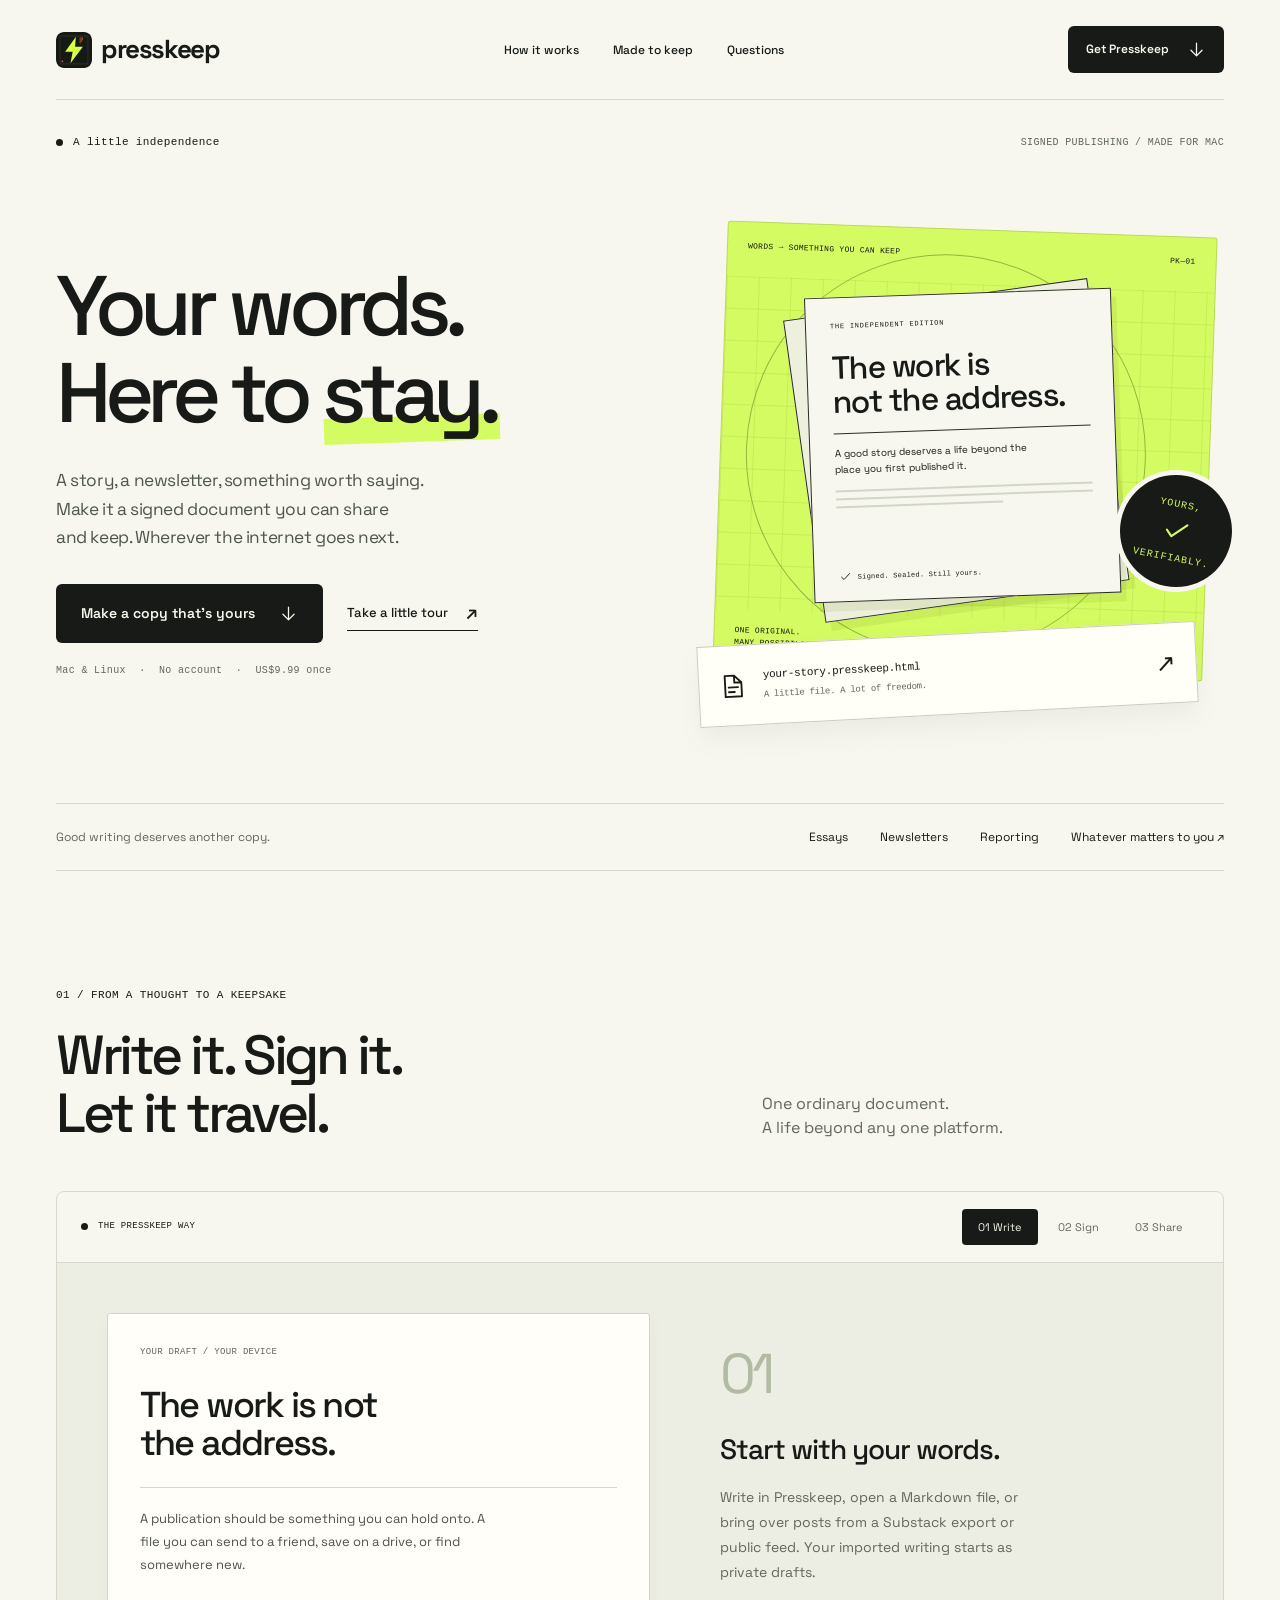
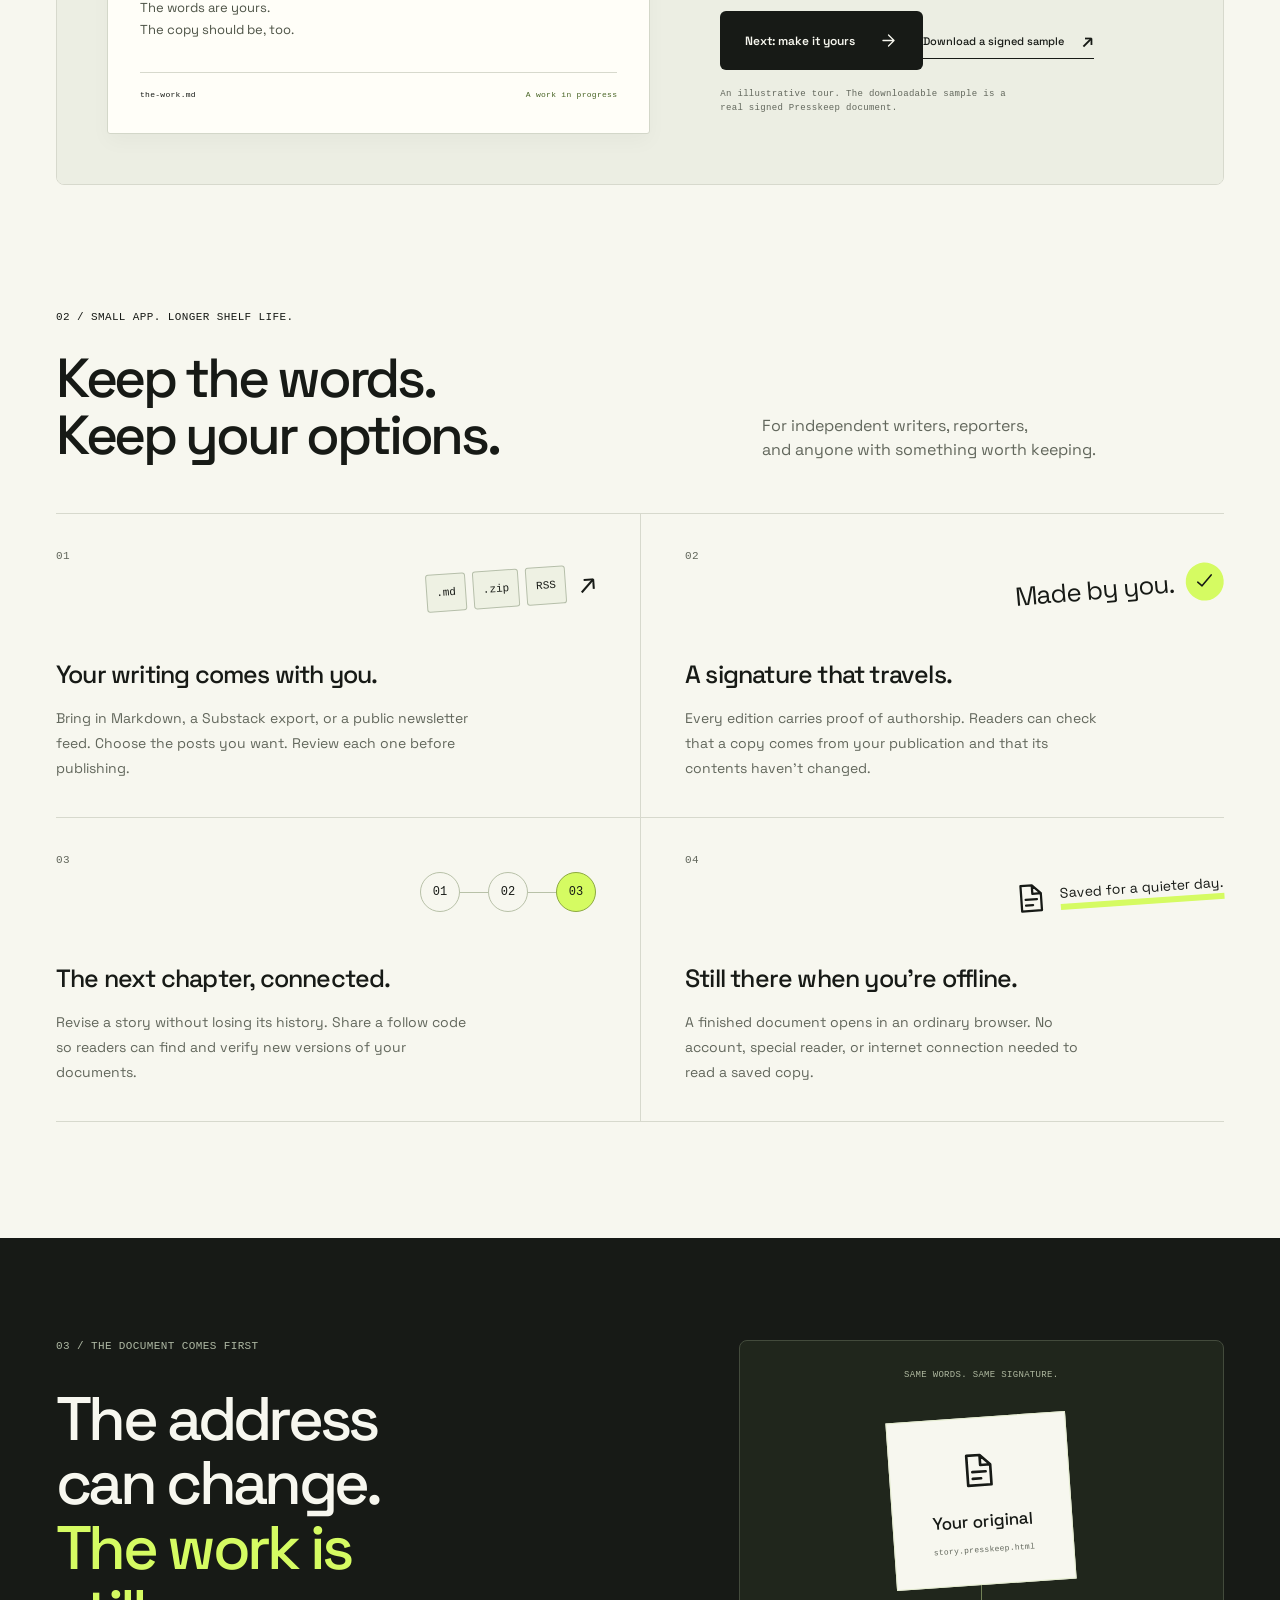
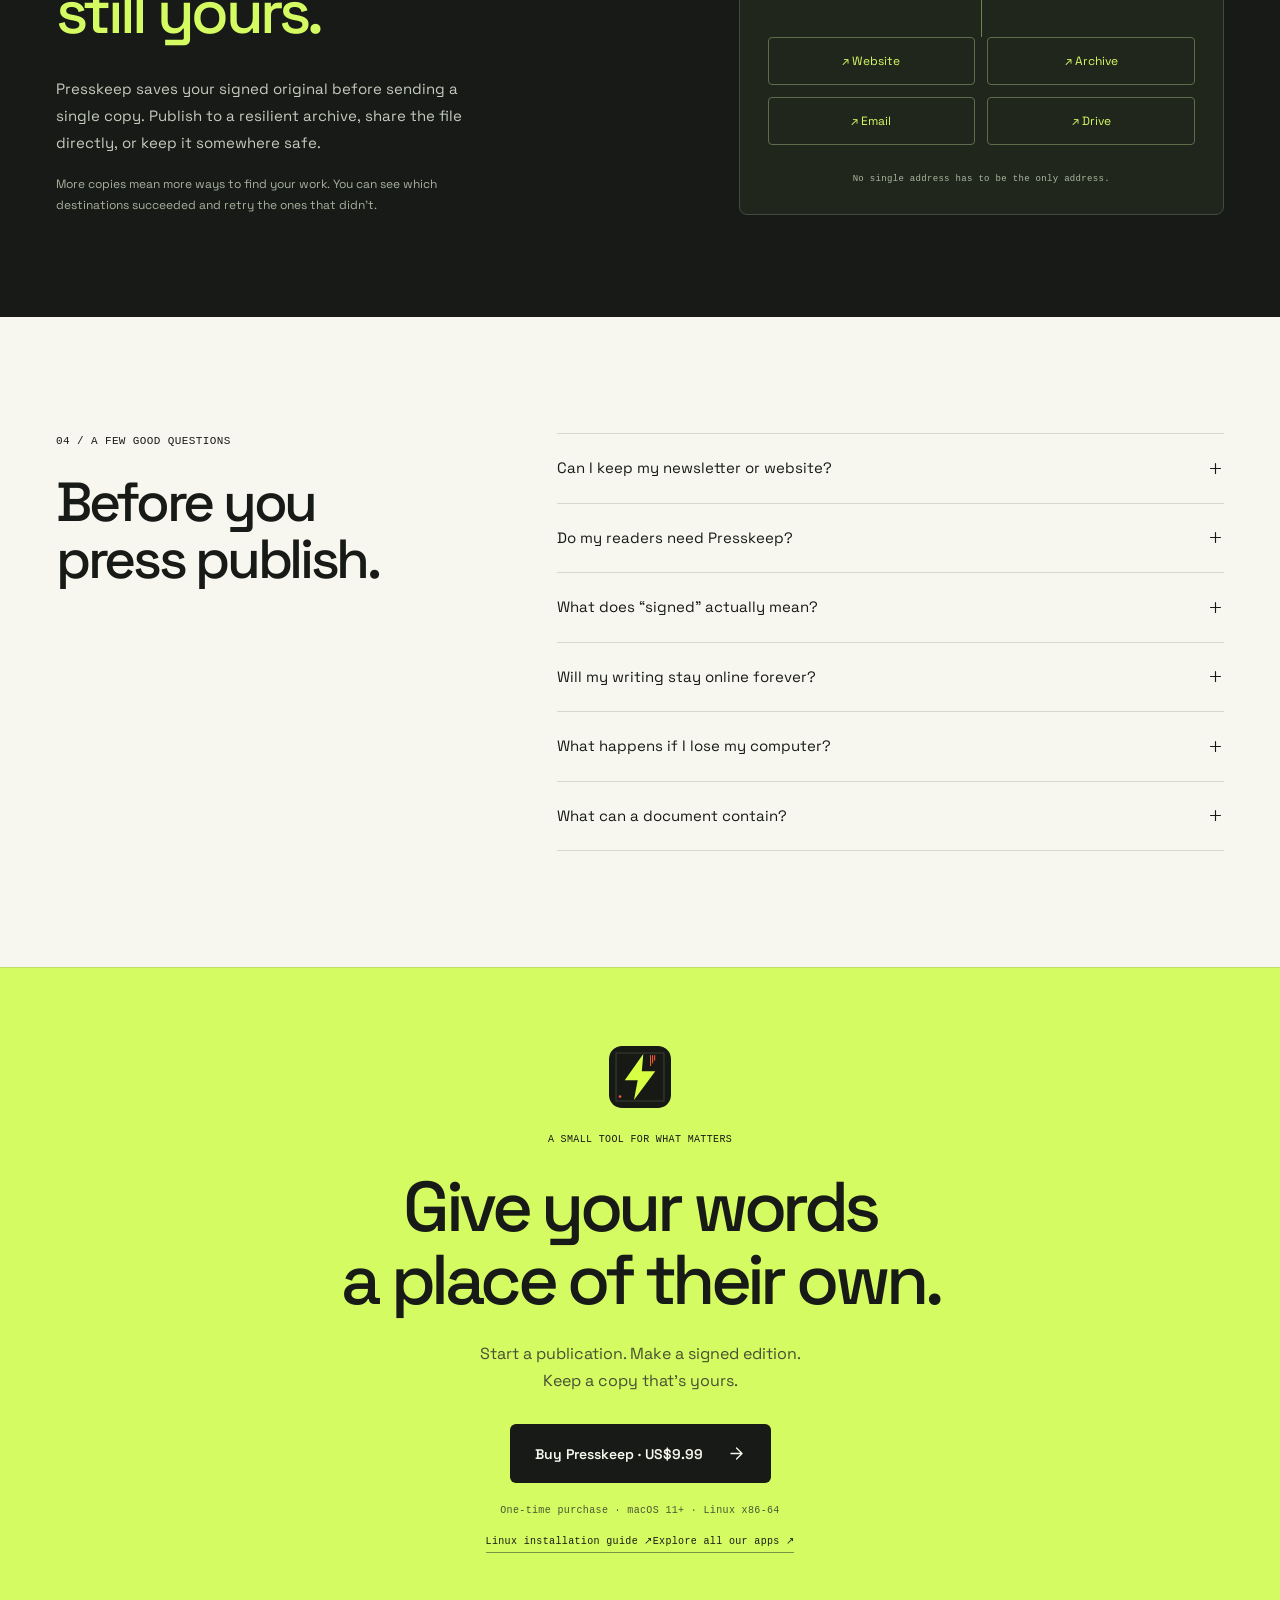
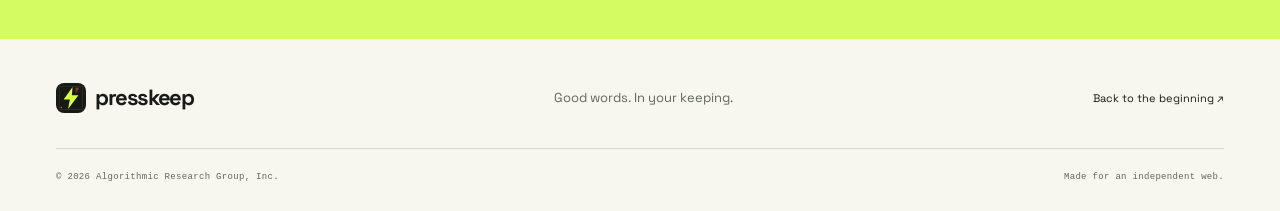
<file: index.html>
<!doctype html>
<html lang="en">
  <head>
    <meta charset="utf-8" />
    <meta name="viewport" content="width=device-width, initial-scale=1" />
    <meta name="color-scheme" content="light" />
    <meta name="theme-color" content="#f7f7ef" />
    <meta name="description" content="Your words. Here to stay. Presskeep turns your writing into signed, portable documents you can publish, share, and keep. A small publishing app for Mac and Linux." />
    <meta property="og:type" content="website" />
    <meta property="og:site_name" content="Presskeep" />
    <meta property="og:title" content="Presskeep — Your words. Here to stay." />
    <meta property="og:description" content="Write it. Sign it. Keep it yours. Independent publishing for Mac and Linux." />
    <meta property="og:url" content="https://algorithmicresearchgroup.github.io/presskeep-site/" />
    <meta property="og:image" content="https://algorithmicresearchgroup.github.io/presskeep-site/og.png" />
    <meta property="og:image:width" content="1200" />
    <meta property="og:image:height" content="630" />
    <meta name="twitter:card" content="summary_large_image" />
    <link rel="canonical" href="https://algorithmicresearchgroup.github.io/presskeep-site/" />
    <link rel="icon" type="image/svg+xml" href="./assets/presskeep-icon.svg" />
    <link rel="apple-touch-icon" href="./icon.png" />
    <link rel="preload" href="./assets/fonts/SpaceGrotesk.ttf" as="font" type="font/ttf" crossorigin />
    <link rel="stylesheet" href="./styles.css" />
    <script src="./script.js" defer></script>
    <title>Presskeep — Your words. Here to stay.</title>
  </head>
  <body>
    <a class="skip-link" href="#main">Skip to content</a>
    <svg class="icon-defs" xmlns="http://www.w3.org/2000/svg" aria-hidden="true"><defs>
      <symbol id="arrow" viewBox="0 0 24 24"><path d="M5 12h14m-7-7 7 7-7 7" /></symbol>
      <symbol id="down" viewBox="0 0 24 24"><path d="M12 4v16m-7-7 7 7 7-7" /></symbol>
      <symbol id="check" viewBox="0 0 24 24"><path d="m5 12 4 4L19 6" /></symbol>
      <symbol id="file" viewBox="0 0 24 24"><path d="M13 3H5v18h14V9Zm0 0v6h6M8 13h8M8 17h5" /></symbol>
      <symbol id="plus" viewBox="0 0 24 24"><path d="M12 5v14M5 12h14" /></symbol>
    </defs></svg>
    <header class="site-header shell" id="top">
      <a class="brand" href="#top" aria-label="Presskeep home"><img src="./assets/presskeep-icon.svg" width="36" height="36" alt="" /><span>presskeep</span></a>
      <nav aria-label="Main navigation"><a href="#how-it-works">How it works</a><a href="#features">Made to keep</a><a href="#questions">Questions</a></nav>
      <a class="button button-dark button-small" href="#downloads">Get Presskeep <svg aria-hidden="true"><use href="#down" /></svg></a>
    </header>
    <main id="main">
      <section class="hero shell" aria-labelledby="hero-title">
        <div class="hero-topline"><p class="eyebrow"><span class="status-dot"></span> A little independence</p><p class="edition">SIGNED PUBLISHING / MADE FOR MAC</p></div>
        <div class="hero-grid">
          <div class="hero-copy">
            <h1 id="hero-title">Your words.<br />Here to <span class="highlight">stay.</span></h1>
            <p class="hero-lede">A story, a newsletter, something worth saying.<br class="desktop-break" /> Make it a signed document you can share<br class="desktop-break" /> and keep. Wherever the internet goes next.</p>
            <div class="hero-actions"><a class="button button-dark" href="#downloads">Make a copy that’s yours <svg aria-hidden="true"><use href="#down" /></svg></a><a class="text-link" href="#how-it-works">Take a little tour <span aria-hidden="true">↗</span></a></div>
            <p class="microcopy">Mac &amp; Linux <span>·</span> No account <span>·</span> US$9.99 once</p>
          </div>
          <div class="hero-art" role="img" aria-label="An article travels as a signed, portable document, with proof that it is yours.">
            <div class="print-poster" aria-hidden="true">
              <div class="poster-edge"><span>WORDS → SOMETHING YOU CAN KEEP</span><span>PK—01</span></div>
              <div class="poster-grid"></div><div class="orbit"></div><div class="paper paper-back"></div>
              <div class="paper paper-front"><span class="paper-category">THE INDEPENDENT EDITION</span><h2>The work is<br />not the address.</h2><div class="paper-rule"></div><p>A good story deserves a life beyond the place you first published it.</p><div class="paper-lines"><i></i><i></i><i></i></div><div class="paper-signature"><svg><use href="#check" /></svg><span>Signed. Sealed. Still yours.</span></div></div>
              <div class="poster-edge poster-bottom"><span>ONE ORIGINAL.<br />MANY POSSIBILITIES.</span><span class="poster-plus">+</span></div>
            </div>
            <div class="ownership-seal" aria-hidden="true"><span>YOURS,</span><svg><use href="#check" /></svg><span>VERIFIABLY.</span></div>
            <div class="file-slip" aria-hidden="true"><svg><use href="#file" /></svg><span>your-story.presskeep.html<small>A little file. A lot of freedom.</small></span><span class="slip-arrow">↗</span></div>
          </div>
        </div>
        <div class="hero-bottom"><p>Good writing deserves another copy.</p><div><span>Essays</span><span>Newsletters</span><span>Reporting</span><span>Whatever matters to you ↗</span></div></div>
      </section>
      <section class="section shell" id="how-it-works" aria-labelledby="tour-title">
        <div class="section-intro"><p class="eyebrow">01 / FROM A THOUGHT TO A KEEPSAKE</p><h2 id="tour-title">Write it. Sign it.<br />Let it travel.</h2><p>One ordinary document.<br />A life beyond any one platform.</p></div>
        <div class="tour-panel">
          <div class="tour-toolbar"><span class="eyebrow"><span class="status-dot"></span> THE PRESSKEEP WAY</span><div class="tour-tabs" role="tablist" aria-label="Publishing walkthrough"><button id="tab-write" role="tab" aria-selected="true" aria-controls="tour-stage" data-step="0">01 Write</button><button id="tab-sign" role="tab" aria-selected="false" aria-controls="tour-stage" data-step="1" tabindex="-1">02 Sign</button><button id="tab-share" role="tab" aria-selected="false" aria-controls="tour-stage" data-step="2" tabindex="-1">03 Share</button></div></div>
          <div class="tour-stage" id="tour-stage" role="tabpanel" aria-labelledby="tab-write" tabindex="0" data-stage="0">
            <div class="tour-document"><p class="document-caption" id="tour-caption">YOUR DRAFT / YOUR DEVICE</p><h3>The work is not<br />the address.</h3><p class="document-prose">A publication should be something you can hold onto. A file you can send to a friend, save on a drive, or find somewhere new.</p><p class="document-prose">The words are yours.<br />The copy should be, too.</p><div class="document-bottom"><span id="tour-file">the-work.md</span><span id="tour-badge">A work in progress</span></div></div>
            <div class="tour-explanation"><span class="tour-number" id="tour-number" aria-hidden="true">01</span><h3 id="tour-heading">Start with your words.</h3><p id="tour-copy">Write in Presskeep, open a Markdown file, or bring over posts from a Substack export or public feed. Your imported writing starts as private drafts.</p><button class="button button-dark" id="tour-next">Next: make it yours <svg aria-hidden="true"><use href="#arrow" /></svg></button><a class="text-link sample-link" href="./samples/the-work.presskeep.html" download>Download a signed sample <span aria-hidden="true">↗</span></a><p class="demo-note">An illustrative tour. The downloadable sample is a real signed Presskeep document.</p></div>
          </div>
        </div>
      </section>
      <section class="section shell features-section" id="features" aria-labelledby="features-title">
        <div class="section-intro"><p class="eyebrow">02 / SMALL APP. LONGER SHELF LIFE.</p><h2 id="features-title">Keep the words.<br />Keep your options.</h2><p>For independent writers, reporters,<br />and anyone with something worth keeping.</p></div>
        <div class="feature-grid">
          <article class="feature"><div class="feature-top"><span class="feature-number">01</span><div class="import-art" aria-hidden="true"><span>.md</span><span>.zip</span><span>RSS</span><b>↗</b></div></div><h3>Your writing comes with you.</h3><p>Bring in Markdown, a Substack export, or a public newsletter feed. Choose the posts you want. Review each one before publishing.</p></article>
          <article class="feature"><div class="feature-top"><span class="feature-number">02</span><div class="signature-art" aria-hidden="true"><span>Made by you.</span><svg><use href="#check" /></svg></div></div><h3>A signature that travels.</h3><p>Every edition carries proof of authorship. Readers can check that a copy comes from your publication and that its contents haven’t changed.</p></article>
          <article class="feature"><div class="feature-top"><span class="feature-number">03</span><div class="version-art" aria-hidden="true"><span>01</span><i></i><span>02</span><i></i><span>03</span></div></div><h3>The next chapter, connected.</h3><p>Revise a story without losing its history. Share a follow code so readers can find and verify new versions of your documents.</p></article>
          <article class="feature"><div class="feature-top"><span class="feature-number">04</span><div class="offline-art" aria-hidden="true"><svg><use href="#file" /></svg><span>Saved for a quieter day.</span></div></div><h3>Still there when you’re offline.</h3><p>A finished document opens in an ordinary browser. No account, special reader, or internet connection needed to read a saved copy.</p></article>
        </div>
      </section>
      <section class="independence" aria-labelledby="independence-title"><div class="shell independence-grid"><div><p class="eyebrow">03 / THE DOCUMENT COMES FIRST</p><h2 id="independence-title">The address<br />can change.<br /><span>The work is<br />still yours.</span></h2><p>Presskeep saves your signed original before sending a single copy. Publish to a resilient archive, share the file directly, or keep it somewhere safe.</p><p class="independence-note">More copies mean more ways to find your work. You can see which destinations succeeded and retry the ones that didn’t.</p></div><div class="copy-map" aria-label="One signed original can be copied to a website, an archive, an email, or a drive."><div class="map-caption">SAME WORDS. SAME SIGNATURE.</div><div class="map-original"><svg aria-hidden="true"><use href="#file" /></svg><strong>Your original</strong><small>story.presskeep.html</small></div><div class="map-path" aria-hidden="true"></div><div class="map-copies"><span>↗ Website</span><span>↗ Archive</span><span>↗ Email</span><span>↗ Drive</span></div><p>No single address has to be the only address.</p></div></div></section>
      <section class="section shell questions" id="questions" aria-labelledby="questions-title"><div class="section-intro"><p class="eyebrow">04 / A FEW GOOD QUESTIONS</p><h2 id="questions-title">Before you<br />press publish.</h2></div><div class="question-list">
        <details><summary>Can I keep my newsletter or website?<svg aria-hidden="true"><use href="#plus" /></svg></summary><p>Yes. Keep publishing wherever your readers are. Presskeep gives your work an independent, signed edition that you can keep and distribute alongside it.</p></details>
        <details><summary>Do my readers need Presskeep?<svg aria-hidden="true"><use href="#plus" /></svg></summary><p>They can read a saved .presskeep.html document in an ordinary browser. Presskeep adds signature verification, follow codes, update discovery, and an offline reading library.</p></details>
        <details><summary>What does “signed” actually mean?<svg aria-hidden="true"><use href="#plus" /></svg></summary><p>A signature lets readers check that an edition came from the same publication and hasn’t been changed. It doesn’t encrypt the writing or prove that its claims are true. Readers should get your first follow code through a channel they already trust.</p></details>
        <details><summary>Will my writing stay online forever?<svg aria-hidden="true"><use href="#plus" /></svg></summary><p>No tool can promise that. Presskeep helps you make independent copies and keep a complete original. Availability still depends on someone keeping and sharing those copies. Your saved files remain readable offline.</p></details>
        <details><summary>What happens if I lose my computer?<svg aria-hidden="true"><use href="#plus" /></svg></summary><p>Presskeep can export an encrypted recovery file for your publication. Keep it somewhere separate from your computer, and keep its passphrase safe. You’ll need it to restore your ability to publish as the same publication.</p></details>
        <details><summary>What can a document contain?<svg aria-hidden="true"><use href="#plus" /></svg></summary><p>Headings, paragraphs, lists, quotes, emphasis, links, code blocks, and embedded PNG or JPEG images. Finished documents contain no scripts, trackers, or automatically loaded remote resources. Presskeep deliberately keeps them simple and portable.</p></details>
      </div></section>
      <section class="download-section" id="downloads" aria-labelledby="download-title"><div class="shell download-inner"><img src="./assets/presskeep-icon.svg" width="62" height="62" alt="" /><p class="eyebrow">A SMALL TOOL FOR WHAT MATTERS</p><h2 id="download-title">Give your words<br />a place of their own.</h2><p>Start a publication. Make a signed edition.<br />Keep a copy that’s yours.</p><div class="download-actions" id="download-actions"><a class="button button-dark" href="https://store.arg.studio/#presskeep" id="download-mac">Buy Presskeep · US$9.99 <svg aria-hidden="true"><use href="#arrow" /></svg></a></div><p class="download-note" id="download-note">One-time purchase · macOS 11+ · Linux x86-64</p><a class="release-link" href="./linux.html">Linux installation guide <span aria-hidden="true">↗</span></a><a class="release-link" href="https://store.arg.studio/">Explore all our apps <span aria-hidden="true">↗</span></a></div></section>
    </main>
    <footer class="shell"><div class="footer-main"><a class="brand" href="#top"><img src="./assets/presskeep-icon.svg" width="30" height="30" alt="" /><span>presskeep</span></a><p>Good words. In your keeping.</p><a href="#how-it-works">Back to the beginning ↗</a></div><div class="footer-bottom"><span>© <span id="year">2026</span> Algorithmic Research Group, Inc.</span><span>Made for an independent web.</span></div></footer>
  </body>
</html>
</file>
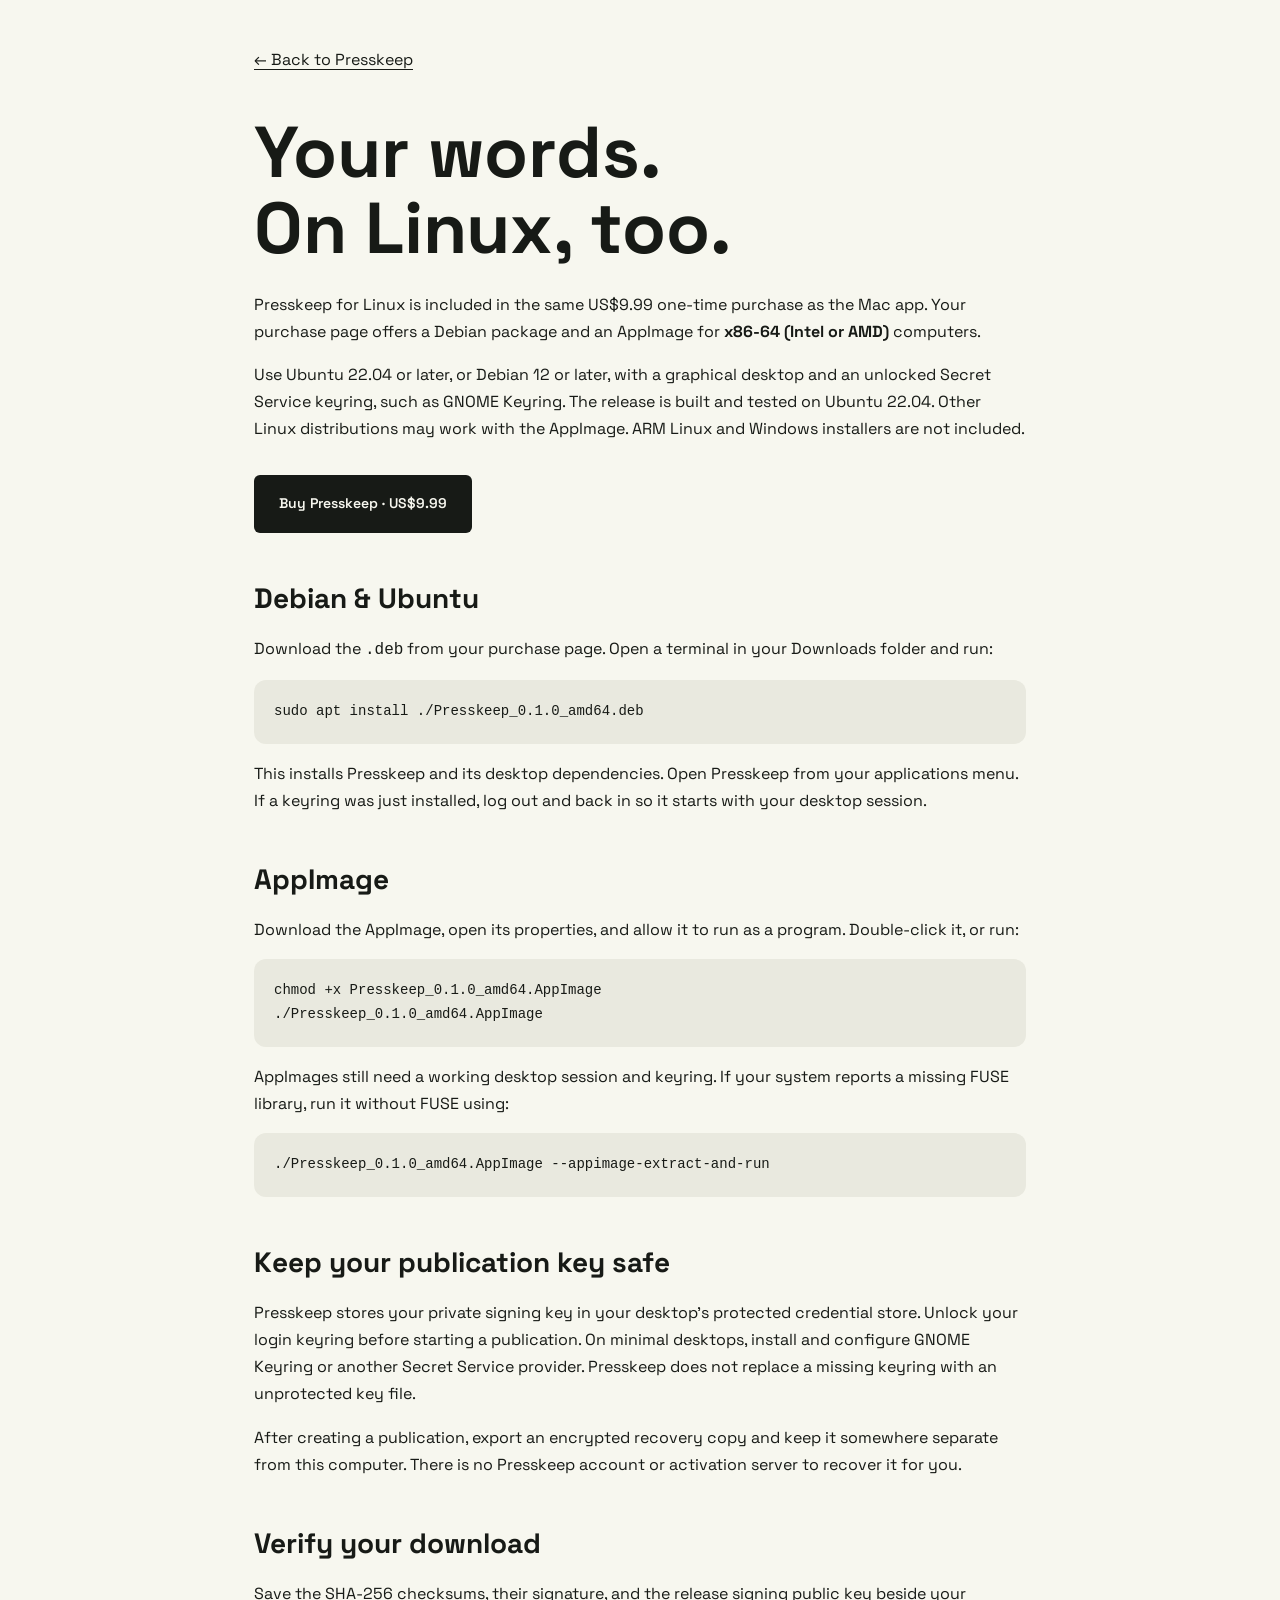
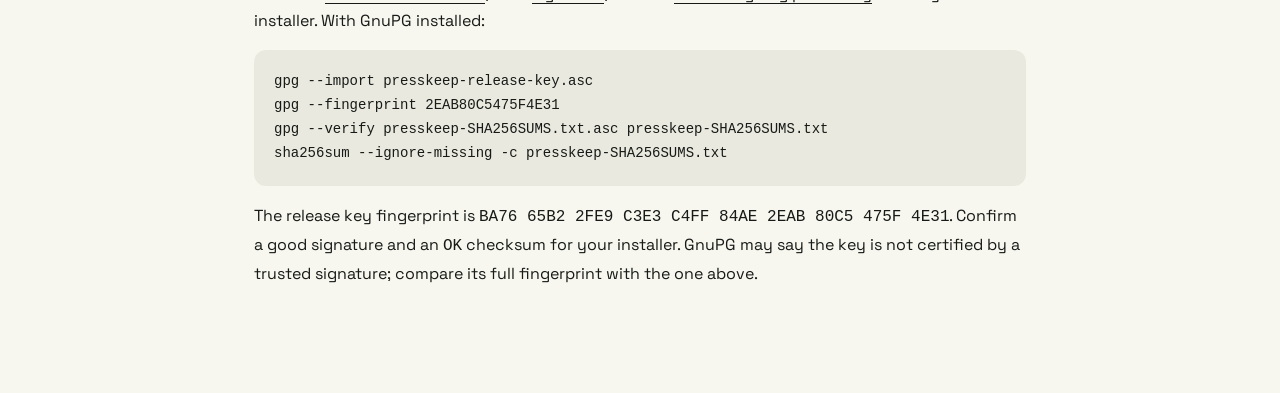
<file: linux.html>
<!doctype html>
<html lang="en">
<head>
  <meta charset="utf-8" />
  <meta name="viewport" content="width=device-width, initial-scale=1" />
  <meta name="description" content="Install Presskeep on Linux, set up your desktop keyring, and verify your download." />
  <title>Presskeep for Linux — Installation</title>
  <link rel="canonical" href="https://algorithmicresearchgroup.github.io/presskeep-site/linux.html" />
  <link rel="icon" type="image/svg+xml" href="./assets/presskeep-icon.svg" />
  <link rel="stylesheet" href="./styles.css" />
  <style>
    .install-guide { max-width: 820px; padding: 48px 24px 96px; margin: auto; }
    .install-guide h1 { font-size: clamp(42px, 7vw, 72px); line-height: 1.06; margin: 42px 0 24px; }
    .install-guide h2 { font-size: 28px; margin: 44px 0 16px; }
    .install-guide p { line-height: 1.7; margin: 16px 0; }
    .install-guide a { text-decoration: underline; text-underline-offset: 4px; }
    .install-guide pre { padding: 20px; background: #e9e9df; border-radius: 12px; overflow-x: auto; font-size: 14px; line-height: 1.7; }
    .install-guide code { overflow-wrap: anywhere; }
    .install-guide .button { margin-top: 16px; text-decoration: none; }
  </style>
</head>
<body>
  <main class="install-guide">
    <a href="./">← Back to Presskeep</a>
    <h1>Your words.<br />On Linux, too.</h1>
    <p>Presskeep for Linux is included in the same US$9.99 one-time purchase as the Mac app. Your purchase page offers a Debian package and an AppImage for <strong>x86-64 (Intel or AMD)</strong> computers.</p>
    <p>Use Ubuntu 22.04 or later, or Debian 12 or later, with a graphical desktop and an unlocked Secret Service keyring, such as GNOME Keyring. The release is built and tested on Ubuntu 22.04. Other Linux distributions may work with the AppImage. ARM Linux and Windows installers are not included.</p>
    <a class="button button-dark" href="https://store.arg.studio/#presskeep">Buy Presskeep · US$9.99</a>

    <h2>Debian &amp; Ubuntu</h2>
    <p>Download the <code>.deb</code> from your purchase page. Open a terminal in your Downloads folder and run:</p>
    <pre><code>sudo apt install ./Presskeep_0.1.0_amd64.deb</code></pre>
    <p>This installs Presskeep and its desktop dependencies. Open Presskeep from your applications menu. If a keyring was just installed, log out and back in so it starts with your desktop session.</p>

    <h2>AppImage</h2>
    <p>Download the AppImage, open its properties, and allow it to run as a program. Double-click it, or run:</p>
    <pre><code>chmod +x Presskeep_0.1.0_amd64.AppImage
./Presskeep_0.1.0_amd64.AppImage</code></pre>
    <p>AppImages still need a working desktop session and keyring. If your system reports a missing FUSE library, run it without FUSE using:</p>
    <pre><code>./Presskeep_0.1.0_amd64.AppImage --appimage-extract-and-run</code></pre>

    <h2>Keep your publication key safe</h2>
    <p>Presskeep stores your private signing key in your desktop’s protected credential store. Unlock your login keyring before starting a publication. On minimal desktops, install and configure GNOME Keyring or another Secret Service provider. Presskeep does not replace a missing keyring with an unprotected key file.</p>
    <p>After creating a publication, export an encrypted recovery copy and keep it somewhere separate from this computer. There is no Presskeep account or activation server to recover it for you.</p>

    <h2>Verify your download</h2>
    <p>Save the <a href="./assets/presskeep-SHA256SUMS.txt" download>SHA-256 checksums</a>, their <a href="./assets/presskeep-SHA256SUMS.txt.asc" download>signature</a>, and the <a href="./assets/presskeep-release-key.asc" download>release signing public key</a> beside your installer. With GnuPG installed:</p>
    <pre><code>gpg --import presskeep-release-key.asc
gpg --fingerprint 2EAB80C5475F4E31
gpg --verify presskeep-SHA256SUMS.txt.asc presskeep-SHA256SUMS.txt
sha256sum --ignore-missing -c presskeep-SHA256SUMS.txt</code></pre>
    <p>The release key fingerprint is <code>BA76 65B2 2FE9 C3E3 C4FF 84AE 2EAB 80C5 475F 4E31</code>. Confirm a good signature and an <code>OK</code> checksum for your installer. GnuPG may say the key is not certified by a trusted signature; compare its full fingerprint with the one above.</p>
  </main>
</body>
</html>
</file>
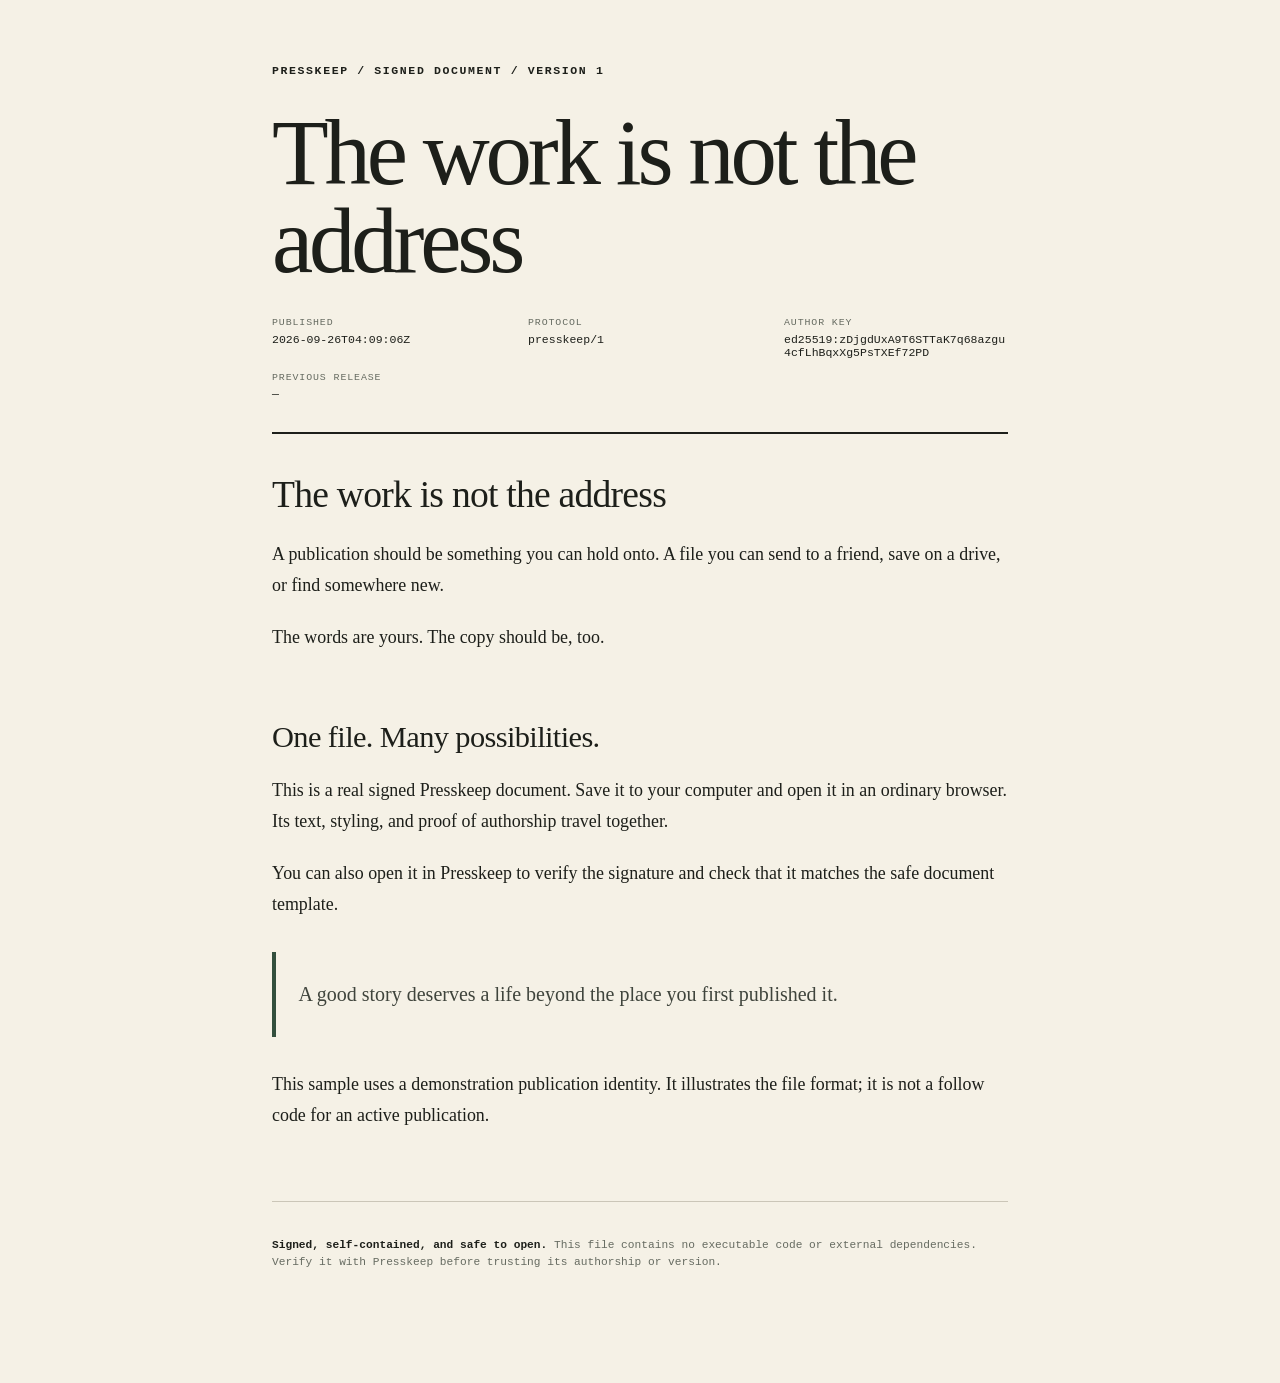
<file: samples/the-work.presskeep.html>
<!doctype html>
<html lang="en">
<head>
<meta charset="utf-8">
<meta http-equiv="Content-Security-Policy" content="default-src 'none'; style-src 'unsafe-inline'; img-src data:; font-src 'none'; media-src 'none'; connect-src 'none'; script-src 'none'; worker-src 'none'; child-src 'none'; frame-src 'none'; object-src 'none'; manifest-src 'none'; base-uri 'none'; form-action 'none'">
<meta name="referrer" content="no-referrer">
<meta name="viewport" content="width=device-width, initial-scale=1">
<meta name="presskeep-record" content="[base64]">
<meta name="presskeep-signature" content="ed25519:DY_cH9yzxM97AlfGnVyskJjFf_vuIPaNVVOxKYJxOE0beRGjzimjCzu6-v5EEx6hyi8FfMvDZRScQpceaxmqCQ">
<title>The work is not the address</title>
<style>:root {
  color-scheme: light;
  --ink: #1d1f1a;
  --muted: #666b61;
  --paper: #f5f1e6;
  --rule: #cbc6b8;
  --accent: #334f3d;
  font-family: Georgia, "Times New Roman", serif;
  color: var(--ink);
  background: var(--paper);
}
* { box-sizing: border-box; }
body { margin: 0; }
.zine {
  width: min(46rem, calc(100% - 2.5rem));
  margin: 0 auto;
  padding: 4rem 0 6rem;
}
.masthead {
  padding-bottom: 2rem;
  border-bottom: 2px solid var(--ink);
}
.label,
.metadata,
.verification {
  font-family: ui-monospace, "SFMono-Regular", Consolas, monospace;
}
.label {
  margin: 0 0 2rem;
  font-size: .72rem;
  font-weight: 700;
  letter-spacing: .14em;
}
h1 {
  max-width: 15ch;
  margin: 0;
  font-size: clamp(2.8rem, 9vw, 5.8rem);
  font-weight: 400;
  letter-spacing: -.045em;
  line-height: .95;
}
.metadata {
  display: grid;
  grid-template-columns: repeat(auto-fit, minmax(12rem, 1fr));
  gap: .8rem 2rem;
  margin: 2rem 0 0;
  font-size: .72rem;
}
.metadata div { min-width: 0; }
.metadata dt {
  margin-bottom: .28rem;
  color: var(--muted);
  font-size: .62rem;
  letter-spacing: .09em;
  text-transform: uppercase;
}
.metadata dd {
  margin: 0;
  overflow-wrap: anywhere;
}
article {
  padding: 2.5rem 0 3rem;
  font-size: 1.12rem;
  line-height: 1.72;
}
article > :first-child { margin-top: 0; }
article h1,
article h2,
article h3,
article h4,
article h5,
article h6 {
  max-width: none;
  margin: 2.2em 0 .6em;
  font-weight: 500;
  letter-spacing: -.02em;
  line-height: 1.12;
}
article h1 { font-size: 2.35rem; }
article h2 { font-size: 1.9rem; }
article h3 { font-size: 1.5rem; }
article p,
article ul,
article ol { margin: 1.2em 0; }
article li + li { margin-top: .45em; }
article blockquote {
  margin: 2rem 0;
  padding: .1rem 0 .1rem 1.4rem;
  color: #3f443c;
  font-size: 1.25rem;
  border-left: 4px solid var(--accent);
}
article pre {
  overflow-x: auto;
  padding: 1.1rem;
  font-size: .84rem;
  line-height: 1.55;
  background: #e8e3d6;
  border: 1px solid var(--rule);
}
article code {
  font-family: ui-monospace, "SFMono-Regular", Consolas, monospace;
}
article a {
  color: var(--accent);
  text-decoration-thickness: .08em;
  text-underline-offset: .15em;
}
article hr {
  width: 30%;
  margin: 3rem auto;
  border: 0;
  border-top: 1px solid var(--ink);
}
.verification {
  padding-top: 1.5rem;
  color: var(--muted);
  font-size: .7rem;
  line-height: 1.55;
  border-top: 1px solid var(--rule);
}
.verification strong { color: var(--ink); }
@media (max-width: 36rem) {
  .zine { padding-top: 2rem; }
  article { font-size: 1.03rem; }
}</style>
</head>
<body>
<!-- This document is inert and cryptographically signed. Editing any byte invalidates it. -->
<template id="presskeep-source" data-encoding="base64url">[base64]</template>
<main class="zine">
<header class="masthead">
<p class="label">PRESSKEEP / SIGNED DOCUMENT / VERSION 1</p>
<h1>The work is not the address</h1>
<dl class="metadata">
<div><dt>Published</dt><dd><time datetime="2026-09-26T04:09:06Z">2026-09-26T04:09:06Z</time></dd></div>
<div><dt>Protocol</dt><dd>presskeep/1</dd></div>
<div><dt>Author key</dt><dd>ed25519:zDjgdUxA9T6STTaK7q68azgu4cfLhBqxXg5PsTXEf72PD</dd></div>
<div><dt>Previous release</dt><dd>—</dd></div>
</dl>
</header>
<article>
<h1>The work is not the address</h1>
<p>A publication should be something you can hold onto. A file you can send to a friend, save on a drive, or find somewhere new.</p>
<p>The words are yours. The copy should be, too.</p>
<h2>One file. Many possibilities.</h2>
<p>This is a real signed Presskeep document. Save it to your computer and open it in an ordinary browser. Its text, styling, and proof of authorship travel together.</p>
<p>You can also open it in Presskeep to verify the signature and check that it matches the safe document template.</p>
<blockquote>
<p>A good story deserves a life beyond the place you first published it.</p>
</blockquote>
<p>This sample uses a demonstration publication identity. It illustrates the file format; it is not a follow code for an active publication.</p>
</article>
<footer class="verification">
<p><strong>Signed, self-contained, and safe to open.</strong> This file contains no executable code or external dependencies. Verify it with Presskeep before trusting its authorship or version.</p>
</footer>
</main>
</body>
</html>
</file>
<file: styles.css>
@font-face {
  font-family: "Space Grotesk";
  src: url("./assets/fonts/SpaceGrotesk.ttf") format("truetype");
  font-weight: 300 700;
  font-style: normal;
  font-display: swap;
}
:root {
  --paper: #f7f7ef;
  --ink: #171a16;
  --muted: #62675c;
  --lime: #d5fb62;
  --line: #d7d9cd;
  --mono: "SFMono-Regular", Consolas, monospace;
  color-scheme: light;
  font-family: "Space Grotesk", "Helvetica Neue", Arial, sans-serif;
  font-synthesis: none;
  text-rendering: optimizeLegibility;
}
* { box-sizing: border-box; }
html { scroll-behavior: smooth; scroll-padding-top: 28px; }
body { margin: 0; background: var(--paper); color: var(--ink); font-size: 16px; line-height: 1.5; min-width: 320px; -webkit-font-smoothing: antialiased; }
h1, h2, h3, p { margin: 0; }
a { color: inherit; text-decoration: none; }
button { font: inherit; cursor: pointer; }
button, a, summary { -webkit-tap-highlight-color: transparent; }
img { display: block; max-width: 100%; }
svg { width: 22px; height: 22px; fill: none; stroke: currentColor; stroke-width: 1.6; stroke-linecap: round; stroke-linejoin: round; flex-shrink: 0; }
a:focus-visible, button:focus-visible, summary:focus-visible, [tabindex="0"]:focus-visible { outline: 3px solid #477024; outline-offset: 5px; }
.shell { width: min(1280px, calc(100% - 112px)); margin-inline: auto; }
.icon-defs { position: absolute; width: 0; height: 0; overflow: hidden; }
.skip-link { position: fixed; z-index: 100; top: 12px; left: 12px; transform: translateY(-180%); padding: 12px 18px; background: var(--lime); border: 1px solid var(--ink); }
.skip-link:focus { transform: none; }
.eyebrow, .edition, .microcopy, .poster-edge, .file-slip, .paper-category, .paper-signature, .document-caption, .document-bottom, .demo-note, .feature-number, .map-caption, .map-original small, .copy-map > p, .download-note, .release-link, .footer-bottom { font: 500 11px/1.5 var(--mono); letter-spacing: .035em; }
.eyebrow { display: flex; align-items: center; gap: 10px; }
.status-dot { width: 7px; height: 7px; background: currentColor; border-radius: 50%; flex-shrink: 0; }
.button { display: inline-flex; align-items: center; justify-content: center; gap: 24px; padding: 19px 24px; border: 1px solid transparent; border-radius: 6px; font-size: 14px; font-weight: 600; line-height: 1.2; min-height: 58px; transition: background .18s, transform .18s; }
.button:hover { transform: translateY(-2px); }
.button-dark { background: var(--ink); color: var(--paper); }
.button-dark:hover { background: #343c2d; }
.button-small { font-size: 12px; padding: 13px 17px; min-height: 44px; gap: 18px; }
.button-outline { border-color: var(--ink); }
.button-outline:hover { background: #e5f7b4; }
.button svg { width: 19px; height: 19px; }
.text-link { display: inline-flex; align-items: center; gap: 18px; font-size: 13px; font-weight: 500; border-bottom: 1px solid currentColor; padding: 3px 0; }
.text-link span { font-size: 19px; }
.site-header { height: 100px; display: flex; align-items: center; justify-content: space-between; border-bottom: 1px solid var(--line); }
.brand { display: inline-flex; align-items: center; gap: 9px; font-size: 26px; font-weight: 700; letter-spacing: -1.4px; }
.brand img { border-radius: 8px; }
.site-header nav { display: flex; gap: 34px; font-size: 12px; font-weight: 500; }
.site-header nav a:hover { text-decoration: underline; text-underline-offset: 5px; }
.hero { padding-top: 34px; }
.hero-topline { display: flex; align-items: center; justify-content: space-between; }
.edition { color: var(--muted); font-size: 10px; }
.hero-grid { display: grid; grid-template-columns: 1.18fr 1fr; align-items: center; gap: 48px; min-height: 652px; padding-block: 60px 72px; }
.hero h1 { font-size: clamp(66px, 6.6vw, 96px); letter-spacing: -.075em; font-weight: 500; line-height: 1.025; }
.highlight { position: relative; z-index: 0; white-space: nowrap; }
.highlight::after { content: ""; position: absolute; z-index: -1; left: 2px; right: -5px; bottom: 5px; height: 24%; background: var(--lime); transform: rotate(-2deg); }
.hero-lede { margin-top: 30px; font-size: clamp(16px, 1.35vw, 19px); line-height: 1.65; color: #4e5549; letter-spacing: -.4px; }
.hero-actions { display: flex; align-items: center; flex-wrap: wrap; gap: 24px; margin-top: 32px; }
.microcopy { margin-top: 20px; color: var(--muted); font-size: 10px; }
.microcopy span { margin-inline: 7px; }
.hero-art { position: relative; height: 500px; padding: 8px 14px 36px 10px; }
.print-poster { position: relative; height: 444px; background: var(--lime); border: 1px solid #bbd959; border-radius: 3px; overflow: hidden; transform: rotate(2deg); }
.poster-edge { position: absolute; z-index: 3; top: 18px; left: 20px; right: 20px; display: flex; justify-content: space-between; font-size: 8px; }
.poster-bottom { top: auto; bottom: 16px; align-items: end; }
.poster-plus { font-size: 30px; line-height: 1; }
.poster-grid { position: absolute; inset: 54px 0; background-image: linear-gradient(#9bc33b40 1px, transparent 1px), linear-gradient(90deg, #9bc33b40 1px, transparent 1px); background-size: 32px 32px; }
.orbit { position: absolute; width: 400px; height: 400px; border: 1px solid #91b83d; border-radius: 50%; top: 25px; left: 25px; }
.paper { position: absolute; width: 63%; height: 305px; top: 63px; left: 18%; border: 1px solid #282d23; background: var(--paper); box-shadow: 5px 9px 0 #75912220; }
.paper-back { transform: rotate(-10deg) translate(-7px, 4px); background: #eef0df; }
.paper-front { transform: rotate(-4deg); padding: 23px 24px 17px; display: flex; flex-direction: column; }
.paper-category { font-size: 7px; letter-spacing: .11em; }
.paper h2 { font-size: clamp(23px, 2.5vw, 34px); font-weight: 500; line-height: 1.07; letter-spacing: -1.5px; margin-block: 19px 14px; }
.paper-rule { height: 1px; background: #292e25; margin-bottom: 12px; }
.paper p { font-size: 10px; max-width: 210px; line-height: 1.6; }
.paper-lines { display: grid; gap: 6px; margin-top: 12px; }
.paper-lines i { height: 2px; width: 100%; background: #d2d6c7; }
.paper-lines i:last-child { width: 65%; }
.paper-signature { display: flex; gap: 5px; align-items: center; margin-top: auto; font-size: 7px; }
.paper-signature svg { width: 14px; height: 14px; }
.ownership-seal { position: absolute; right: -8px; top: 254px; width: 112px; height: 112px; background: var(--ink); color: var(--lime); border-radius: 50%; display: flex; flex-direction: column; align-items: center; justify-content: center; transform: rotate(11deg); box-shadow: 0 0 0 5px var(--paper); font: 500 10px/1.5 var(--mono); letter-spacing: 1px; }
.ownership-seal svg { width: 33px; height: 33px; margin: 3px; }
.file-slip { position: absolute; bottom: 6px; left: -12px; right: 27px; display: flex; align-items: center; gap: 16px; background: #fffef7; border: 1px solid #c9cdbd; padding: 22px 20px; transform: rotate(-3deg); box-shadow: 0 12px 28px #171a160d; letter-spacing: -.3px; }
.file-slip > svg { width: 28px; height: 32px; }
.file-slip small { display: block; color: var(--muted); margin-top: 5px; font-size: 9px; }
.slip-arrow { margin-left: auto; font: 24px/1 sans-serif; }
.hero-bottom { display: flex; justify-content: space-between; gap: 30px; border-top: 1px solid var(--line); border-bottom: 1px solid var(--line); padding: 24px 0; font-size: 12px; }
.hero-bottom > p { color: var(--muted); }
.hero-bottom > div { display: flex; gap: 32px; }
.section { padding-block: 116px; }
.section-intro { display: grid; grid-template-columns: 1.4fr 1fr; align-items: end; column-gap: 60px; margin-bottom: 48px; }
.section-intro .eyebrow { grid-column: 1 / -1; margin-bottom: 24px; }
.section-intro h2 { font-size: clamp(40px, 4.3vw, 62px); line-height: 1.05; font-weight: 500; letter-spacing: -.06em; }
.section-intro > p:last-child:not(.eyebrow) { color: var(--muted); font-size: 16px; padding-bottom: 3px; }
.tour-panel { border: 1px solid var(--line); border-radius: 8px; overflow: hidden; }
.tour-toolbar { display: flex; justify-content: space-between; align-items: center; gap: 20px; padding: 17px 24px; border-bottom: 1px solid var(--line); }
.tour-toolbar > .eyebrow { font-size: 9px; }
.tour-tabs { display: flex; gap: 4px; }
.tour-tabs button { padding: 10px 16px; border: 0; background: transparent; border-radius: 4px; font-size: 11px; color: var(--muted); }
.tour-tabs button[aria-selected="true"] { background: var(--ink); color: var(--paper); }
.tour-stage { display: grid; grid-template-columns: 1.2fr 1fr; padding: 50px; gap: 70px; background: #eceee3; }
.tour-document { background: #fffef8; border: 1px solid #d3d7c9; padding: 32px; border-radius: 3px; box-shadow: 0 8px 20px #272c1d08; }
.document-caption { color: var(--muted); font-size: 9px; margin-bottom: 26px; }
.tour-document h3 { font-size: 36px; letter-spacing: -1.8px; font-weight: 500; line-height: 1.08; padding-bottom: 24px; border-bottom: 1px solid var(--line); }
.document-prose { font-size: 13px; margin-top: 20px; line-height: 1.75; max-width: 350px; color: #4d5346; }
.document-bottom { display: flex; justify-content: space-between; flex-wrap: wrap; gap: 9px; font-size: 8px; margin-top: 30px; padding-top: 16px; border-top: 1px solid var(--line); }
#tour-badge { color: #486425; }
.tour-explanation { align-self: center; }
.tour-number { font-size: 56px; font-weight: 400; color: #b1baa2; letter-spacing: -4px; }
.tour-explanation h3 { margin-top: 12px; font-size: 28px; font-weight: 500; letter-spacing: -1px; }
.tour-explanation > p:not(.demo-note) { color: var(--muted); margin-top: 15px; font-size: 14px; line-height: 1.8; max-width: 330px; }
.tour-explanation .button { margin-top: 26px; min-height: 50px; font-size: 12px; }
.sample-link { margin-top: 20px; font-size: 11px; }
.demo-note { color: var(--muted); font-size: 9px; margin-top: 18px; max-width: 300px; }
[data-stage="1"] .tour-document { border-color: #9aa878; }
[data-stage="2"] .tour-document { box-shadow: 8px 8px 0 #d5ddc6, 16px 16px 0 #e0e5d7; }
.features-section { padding-top: 8px; }
.feature-grid { display: grid; grid-template-columns: repeat(2, 1fr); border-top: 1px solid var(--line); }
.feature { padding: 34px 44px 36px 0; border-bottom: 1px solid var(--line); }
.feature:nth-child(even) { border-left: 1px solid var(--line); padding-left: 44px; padding-right: 0; }
.feature-top { display: flex; align-items: center; justify-content: space-between; gap: 24px; min-height: 80px; margin-bottom: 28px; }
.feature-number { color: var(--muted); align-self: start; }
.feature h3 { font-size: 25px; font-weight: 500; letter-spacing: -.8px; margin-bottom: 12px; }
.feature > p { max-width: 420px; font-size: 14px; color: var(--muted); line-height: 1.8; }
.import-art { display: flex; gap: 7px; align-items: center; transform: rotate(-4deg); }
.import-art span { padding: 12px 9px; border: 1px solid #b6bfaa; background: #eef1e3; border-radius: 3px; font: 11px var(--mono); }
.import-art b { font-size: 28px; font-weight: 400; margin-left: 6px; }
.signature-art { display: flex; align-items: center; gap: 12px; font-size: 26px; letter-spacing: -1px; transform: rotate(-5deg); }
.signature-art svg { background: var(--lime); border-radius: 50%; padding: 7px; width: 38px; height: 38px; }
.version-art { display: flex; align-items: center; }
.version-art span { display: grid; place-items: center; width: 40px; height: 40px; border: 1px solid #b8c1a8; border-radius: 50%; font: 12px var(--mono); }
.version-art span:last-child { background: var(--lime); border-color: #8ca940; }
.version-art i { width: 28px; border-top: 1px solid #b8c1a8; }
.offline-art { display: flex; align-items: center; gap: 12px; transform: rotate(-4deg); }
.offline-art svg { width: 34px; height: 42px; }
.offline-art span { font-size: 14px; border-bottom: 6px solid var(--lime); }
.independence { color: var(--paper); background: var(--ink); padding-block: 100px; }
.independence-grid { display: grid; grid-template-columns: 1.2fr 1fr; gap: 100px; align-items: center; }
.independence .eyebrow { color: #aeb8a3; margin-bottom: 32px; }
.independence h2 { font-size: clamp(44px, 4.8vw, 66px); font-weight: 500; line-height: 1.05; letter-spacing: -.06em; }
.independence h2 span { color: var(--lime); }
.independence h2 + p { margin-top: 30px; max-width: 430px; color: #c6cbbf; font-size: 15px; line-height: 1.8; }
.independence-note { margin-top: 18px; max-width: 420px; color: #a9b19f; font-size: 12px; line-height: 1.8; }
.copy-map { text-align: center; padding: 28px; border: 1px solid #434b3c; border-radius: 8px; background: #20261c; }
.map-caption { color: #aeb89f; font-size: 9px; margin-bottom: 35px; }
.map-original { display: flex; flex-direction: column; align-items: center; width: 180px; margin-inline: auto; padding: 28px 15px; border: 1px solid #e4eccf; background: var(--paper); color: var(--ink); transform: rotate(-4deg); }
.map-original svg { width: 40px; height: 48px; margin-bottom: 15px; }
.map-original strong { font-size: 17px; font-weight: 500; }
.map-original small { margin-top: 9px; font-size: 8px; color: var(--muted); }
.map-path { height: 52px; width: 1px; margin-inline: auto; background: #718156; }
.map-copies { display: grid; grid-template-columns: 1fr 1fr; gap: 12px; }
.map-copies span { border: 1px solid #5e6c4c; padding: 14px 10px; border-radius: 4px; color: var(--lime); font-size: 12px; }
.copy-map > p { color: #acb6a0; font-size: 9px; margin-top: 28px; }
.questions { display: grid; grid-template-columns: .8fr 1.3fr; gap: 90px; }
.questions .section-intro { display: block; align-self: start; margin: 0; }
.question-list { border-top: 1px solid var(--line); }
.question-list details { border-bottom: 1px solid var(--line); }
.question-list summary { display: flex; align-items: center; justify-content: space-between; gap: 20px; padding: 23px 0; font-size: 15px; cursor: pointer; list-style: none; }
.question-list summary::-webkit-details-marker { display: none; }
.question-list summary svg { width: 17px; height: 17px; transition: transform .2s; }
.question-list details[open] summary svg { transform: rotate(45deg); }
.question-list details > p { font-size: 14px; color: var(--muted); margin: 0 30px 24px 0; line-height: 1.8; }
.download-section { background: var(--lime); border-top: 1px solid #c1df67; padding-block: 78px 86px; text-align: center; }
.download-inner > img { margin: 0 auto 24px; border-radius: 13px; }
.download-inner .eyebrow { justify-content: center; margin-bottom: 24px; font-size: 10px; }
.download-inner h2 { font-size: clamp(46px, 5.5vw, 76px); font-weight: 500; line-height: 1.03; letter-spacing: -.065em; }
.download-inner h2 + p { margin-top: 24px; color: #465032; font-size: 16px; line-height: 1.7; }
.download-actions { display: flex; justify-content: center; gap: 12px; flex-wrap: wrap; margin-top: 30px; }
.download-note { margin-top: 20px; font-size: 10px; color: #475733; }
.release-link { display: inline-block; font-size: 10px; border-bottom: 1px solid #799443; margin-top: 16px; padding-bottom: 3px; }
footer { padding-top: 42px; padding-bottom: 26px; }
.footer-main { display: flex; align-items: center; justify-content: space-between; gap: 20px; padding-bottom: 34px; }
.footer-main .brand { font-size: 22px; }
.footer-main > p { font-size: 13px; color: var(--muted); }
.footer-main > a:last-child { font-size: 11px; }
.footer-bottom { display: flex; justify-content: space-between; gap: 20px; padding-top: 22px; border-top: 1px solid var(--line); color: var(--muted); font-size: 9px; }
@media (min-width: 1500px) { .hero-grid { min-height: 720px; } }
@media (max-width: 1100px) {
  .shell { width: calc(100% - 64px); }
  .hero-grid { gap: 30px; min-height: 590px; }
  .hero h1 { font-size: 70px; }
  .hero-art { height: 450px; }
  .print-poster { height: 400px; }
  .paper { height: 280px; top: 56px; width: 69%; left: 14%; }
  .paper-front { padding: 19px; }
  .paper h2 { font-size: 27px; }
  .ownership-seal { width: 94px; height: 94px; right: -5px; top: 260px; font-size: 8px; }
  .file-slip { font-size: 9px; gap: 10px; padding: 18px 15px; }
  .hero-bottom > div { gap: 20px; }
  .hero-bottom { font-size: 11px; }
  .tour-stage { padding: 34px; gap: 36px; }
  .tour-document { padding: 25px; }
  .tour-document h3 { font-size: 31px; }
  .independence-grid { gap: 60px; }
  .questions { gap: 50px; }
}
@media (max-width: 800px) {
  .shell { width: calc(100% - 48px); }
  .site-header { height: 82px; }
  .site-header nav { display: none; }
  .hero-grid { grid-template-columns: 1fr; padding-top: 50px; gap: 45px; }
  .hero h1 { font-size: clamp(64px, 11vw, 88px); }
  .hero-art { max-width: 470px; width: 100%; margin-inline: auto; height: 490px; }
  .print-poster { height: 440px; }
  .paper { height: 310px; top: 63px; width: 63%; left: 18%; }
  .paper-front { padding: 25px; }
  .paper h2 { font-size: 33px; }
  .ownership-seal { width: 110px; height: 110px; top: 260px; }
  .hero-bottom { flex-direction: column; gap: 14px; }
  .hero-bottom > div { flex-wrap: wrap; gap: 12px 28px; }
  .section { padding-block: 76px; }
  .features-section { padding-top: 0; }
  .section-intro { gap: 24px; }
  .section-intro > p:last-child:not(.eyebrow) { font-size: 14px; }
  .tour-stage { gap: 30px; padding: 28px; grid-template-columns: 1fr 1fr; }
  .tour-document { padding: 22px; }
  .tour-document h3 { font-size: 27px; }
  .tour-explanation h3 { font-size: 25px; }
  .tour-explanation .button { padding-inline: 16px; gap: 10px; }
  .tour-toolbar { padding: 14px 20px; }
  .feature { padding-right: 25px; }
  .feature:nth-child(even) { padding-left: 25px; }
  .feature h3 { font-size: 23px; }
  .signature-art { font-size: 21px; }
  .offline-art span { font-size: 12px; }
  .independence { padding-block: 74px; }
  .independence-grid { gap: 40px; grid-template-columns: 1fr 1fr; }
  .copy-map { padding: 20px 15px; }
  .questions { grid-template-columns: 1fr; gap: 36px; }
  .questions h2 br { display: none; }
}
@media (max-width: 560px) {
  .shell { width: calc(100% - 40px); }
  .brand { font-size: 23px; }
  .brand img { width: 32px; height: 32px; }
  .site-header .button { padding: 12px; font-size: 11px; gap: 10px; }
  .hero-topline .edition { display: none; }
  .hero { padding-top: 24px; }
  .hero-grid { padding-top: 37px; padding-bottom: 40px; }
  .hero h1 { font-size: clamp(55px, 13vw, 73px); }
  .hero-lede { font-size: 16px; margin-top: 24px; }
  .desktop-break { display: none; }
  .hero-actions { gap: 22px; margin-top: 26px; }
  .hero-art { height: 437px; padding-left: 5px; padding-right: 8px; }
  .print-poster { height: 387px; }
  .poster-edge { font-size: 6px; left: 14px; right: 14px; }
  .paper { height: 276px; top: 48px; width: 68%; left: 15%; }
  .paper-front { padding: 19px; }
  .paper h2 { font-size: clamp(25px, 6.7vw, 32px); margin-block: 17px 13px; }
  .paper p { font-size: 9px; }
  .paper-signature { font-size: 6px; }
  .ownership-seal { width: 88px; height: 88px; top: 257px; right: -2px; font-size: 7px; }
  .ownership-seal svg { width: 26px; height: 26px; }
  .file-slip { left: 3px; right: 18px; bottom: 6px; font-size: 9px; padding: 16px 13px; }
  .file-slip small { font-size: 8px; }
  .file-slip > svg { width: 22px; }
  .hero-bottom > div { gap: 10px 22px; }
  .section { padding-block: 64px; }
  .section-intro { display: block; margin-bottom: 30px; }
  .section-intro .eyebrow { font-size: 9px; margin-bottom: 20px; }
  .section-intro h2 { font-size: 43px; }
  .section-intro > p:last-child:not(.eyebrow) { margin-top: 20px; }
  .tour-toolbar { flex-direction: column; gap: 14px; align-items: stretch; padding: 17px; }
  .tour-tabs { justify-content: space-between; }
  .tour-tabs button { flex: 1; padding-inline: 9px; }
  .tour-stage { grid-template-columns: 1fr; padding: 24px; gap: 25px; }
  .tour-document { padding: 24px; }
  .tour-document h3 { font-size: 31px; }
  .tour-number { font-size: 40px; }
  .tour-explanation h3 { margin-top: 3px; }
  .tour-explanation .button { display: flex; width: 100%; }
  .features-section { padding-top: 0; }
  .feature-grid { grid-template-columns: 1fr; }
  .feature, .feature:nth-child(even) { border-left: 0; padding: 27px 0 30px; }
  .feature-top { min-height: 63px; margin-bottom: 18px; }
  .signature-art { font-size: 24px; }
  .independence-grid { grid-template-columns: 1fr; gap: 40px; }
  .independence h2 { font-size: 51px; }
  .copy-map { padding: 28px; }
  .questions { padding-block: 64px; gap: 30px; }
  .questions .section-intro { margin-bottom: 0; }
  .questions h2 br { display: initial; }
  .question-list summary { font-size: 14px; }
  .question-list details > p { font-size: 13px; margin-right: 12px; }
  .download-section { padding-block: 64px; }
  .download-inner h2 { font-size: 48px; }
  .download-note { max-width: 290px; margin-inline: auto; }
  .download-actions { flex-direction: column; }
  .footer-main { flex-wrap: wrap; gap: 23px; }
  .footer-main > p { width: 100%; order: 3; }
  .footer-main > a:last-child { font-size: 10px; }
  .footer-bottom { flex-direction: column; gap: 8px; }
}
@media (prefers-reduced-motion: reduce) {
  html { scroll-behavior: auto; }
  *, *::before, *::after { transition: none !important; }
}
</file>
